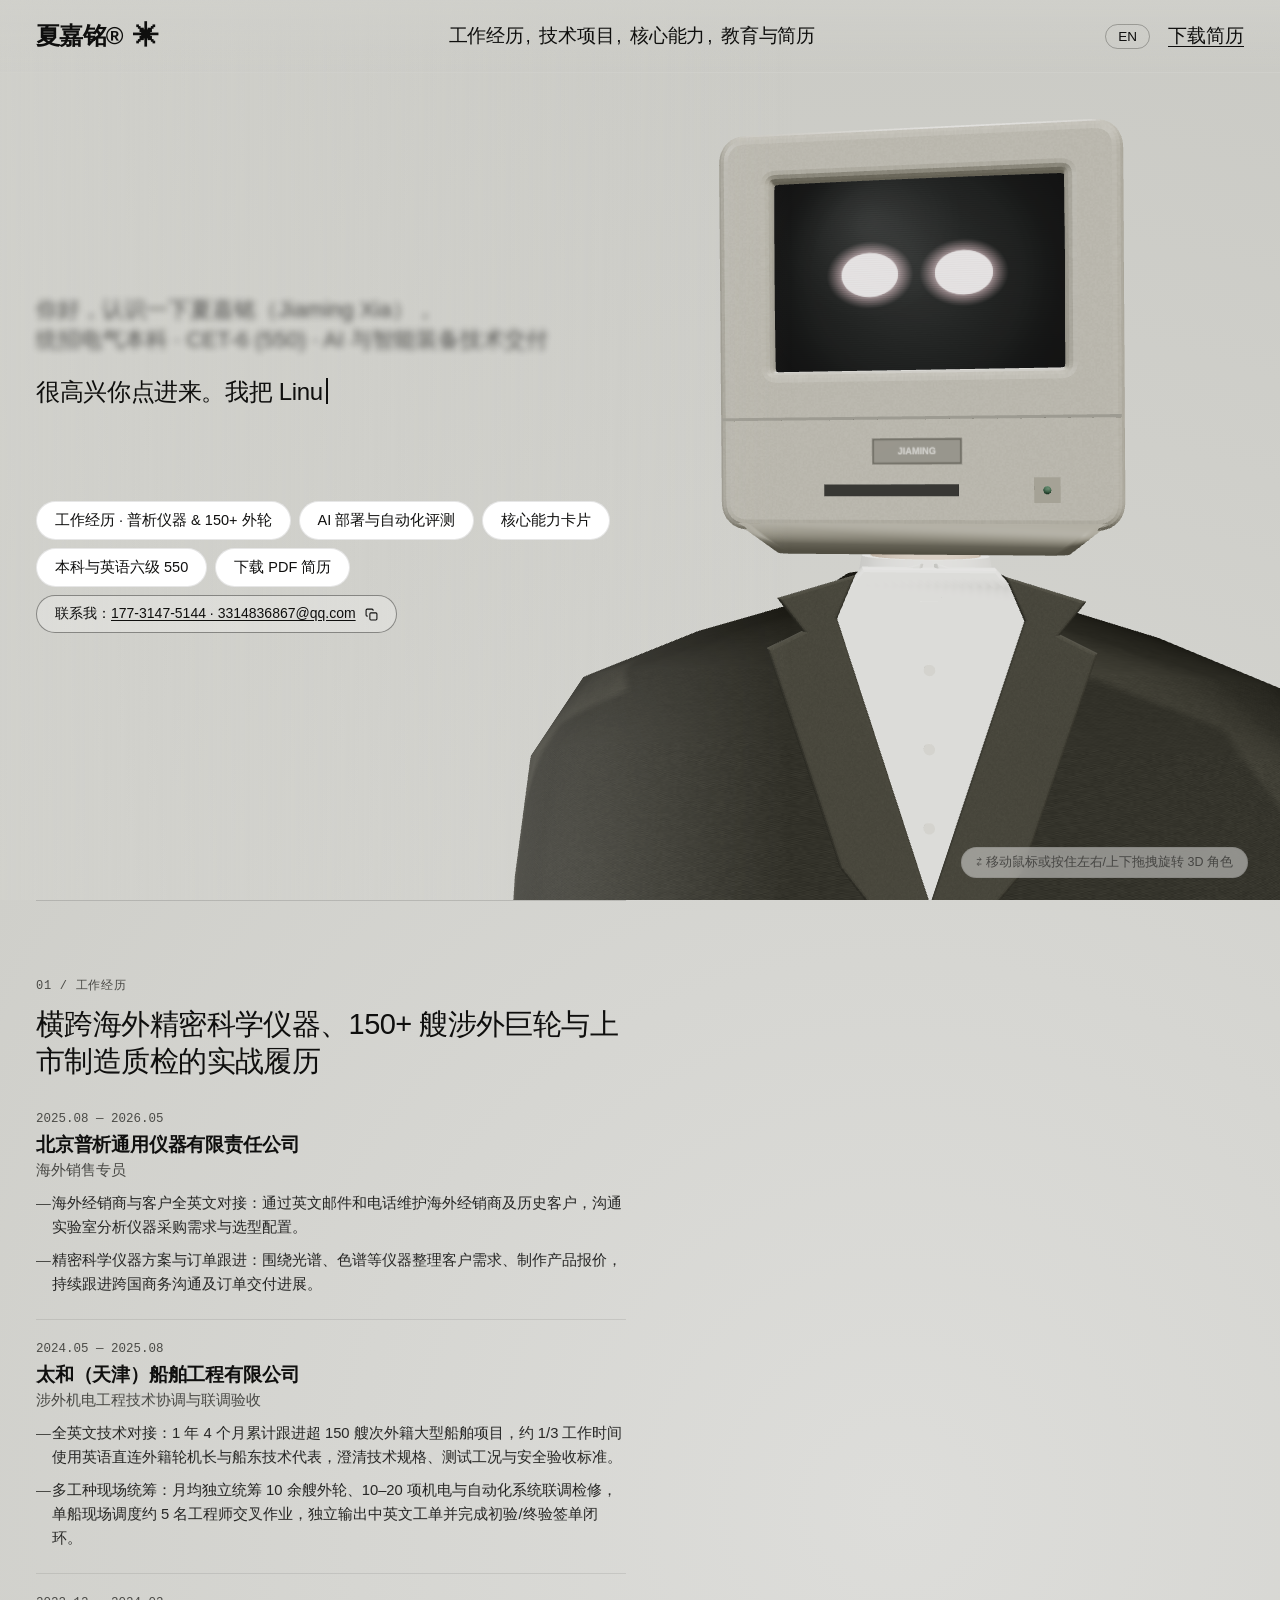
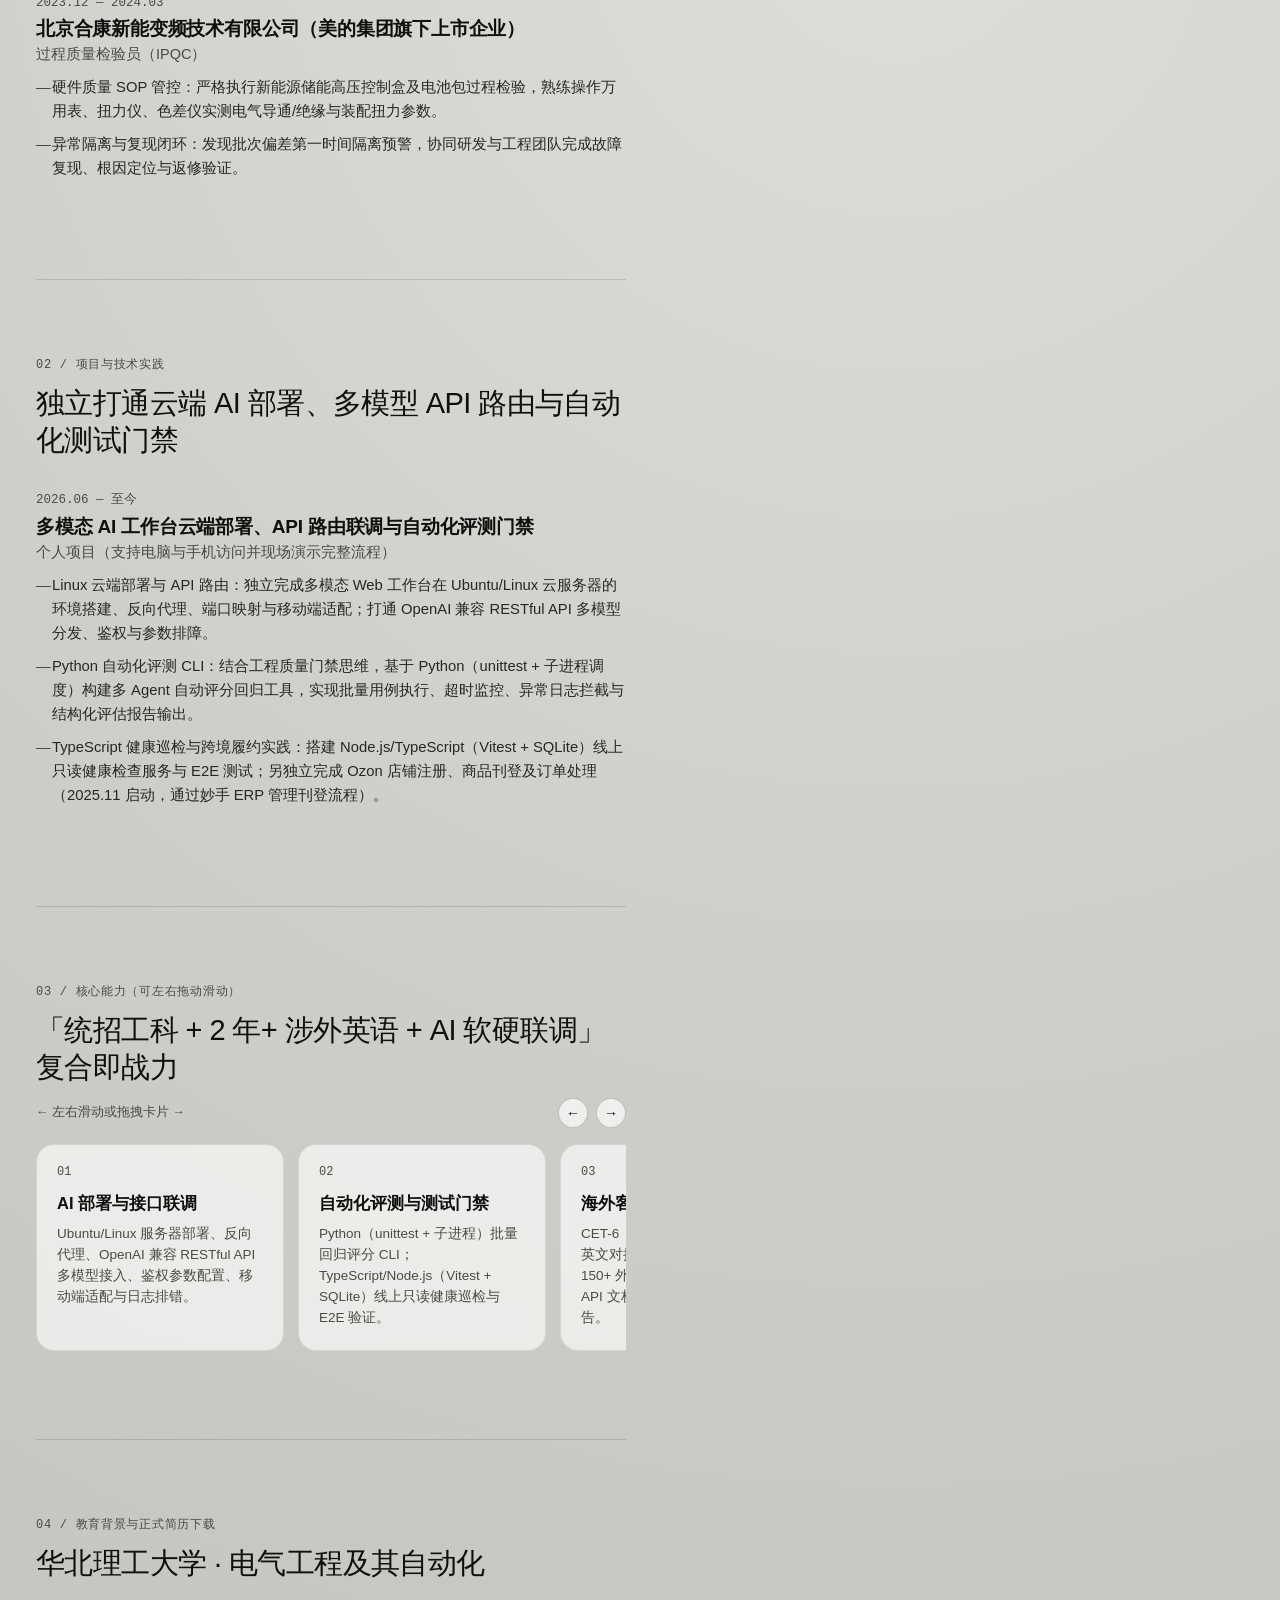
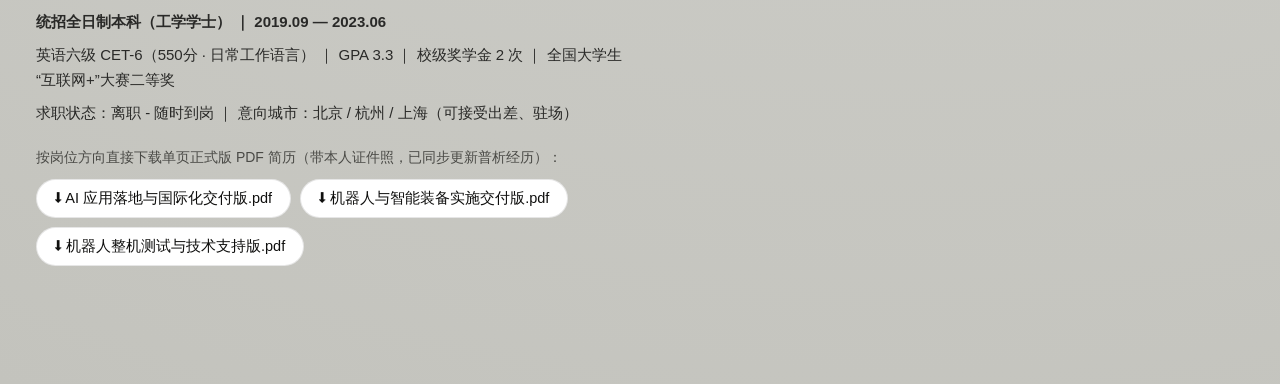
<file: resume/index.html>
<!DOCTYPE html>
<html lang="zh-CN">
<head>
  <meta charset="UTF-8" />
  <meta name="viewport" content="width=device-width, initial-scale=1.0" />
  <title>夏嘉铭® · Jiaming Xia — Interactive 3D Resume</title>
  <link rel="icon" type="image/svg+xml" href="data:image/svg+xml,%3Csvg xmlns='http://www.w3.org/2000/svg' viewBox='0 0 64 64'%3E%3Crect width='64' height='64' rx='14' fill='%230f0f0e'/%3E%3Ctext x='50%25' y='56%25' text-anchor='middle' dominant-baseline='middle' font-size='40' fill='%23f2f2ee'%3E%E2%9C%B3%3C/text%3E%3C/svg%3E" />
  <link rel="stylesheet" href="css/styles.css" />
</head>
<body>
  <!-- Fixed Studio-Gray Interactive 3D CRT Engineer Stage -->
  <canvas id="webgl-stage"></canvas>
  <div class="studio-veil"></div>

  <!-- Minimalist Top Navbar (Mainframe® Style) -->
  <header class="top-nav">
    <a class="brand-wrap" href="#sec-hero">
      <span id="brand-text">夏嘉铭®</span>
      <span id="brand-asterisk" class="brand-asterisk">✳︎</span>
    </a>

    <nav id="nav-center" class="nav-center" aria-label="简历导航"></nav>

    <div class="nav-right">
      <button id="lang-switch" class="lang-switch" type="button">EN</button>
      <a id="cta-right" class="cta-underline" href="#sec-edu">下载简历</a>
    </div>
  </header>

  <div id="drag-hint" class="drag-hint-pill">⇄ 移动鼠标或按住左右/上下拖拽旋转 3D 角色</div>

  <!-- Left-Aligned Editorial Flow -->
  <main class="editorial-flow">
    <section id="sec-hero" class="flow-section hero-section">
      <div id="blurred-intro" class="blurred-intro"></div>
      <p id="typewriter-line" class="typewriter-line"></p>
      <div id="pill-cluster" class="pill-cluster"></div>
    </section>

    <section id="sec-work" class="flow-section content-section"></section>
    <section id="sec-projects" class="flow-section content-section"></section>
    <section id="sec-skills" class="flow-section content-section"></section>
    <section id="sec-edu" class="flow-section content-section"></section>
  </main>

  <script src="vendor/three.min.js"></script>
  <script src="js/resume-data.js"></script>
  <script src="js/scene3d.js"></script>
  <script src="js/app.js"></script>
</body>
</html>
</file>
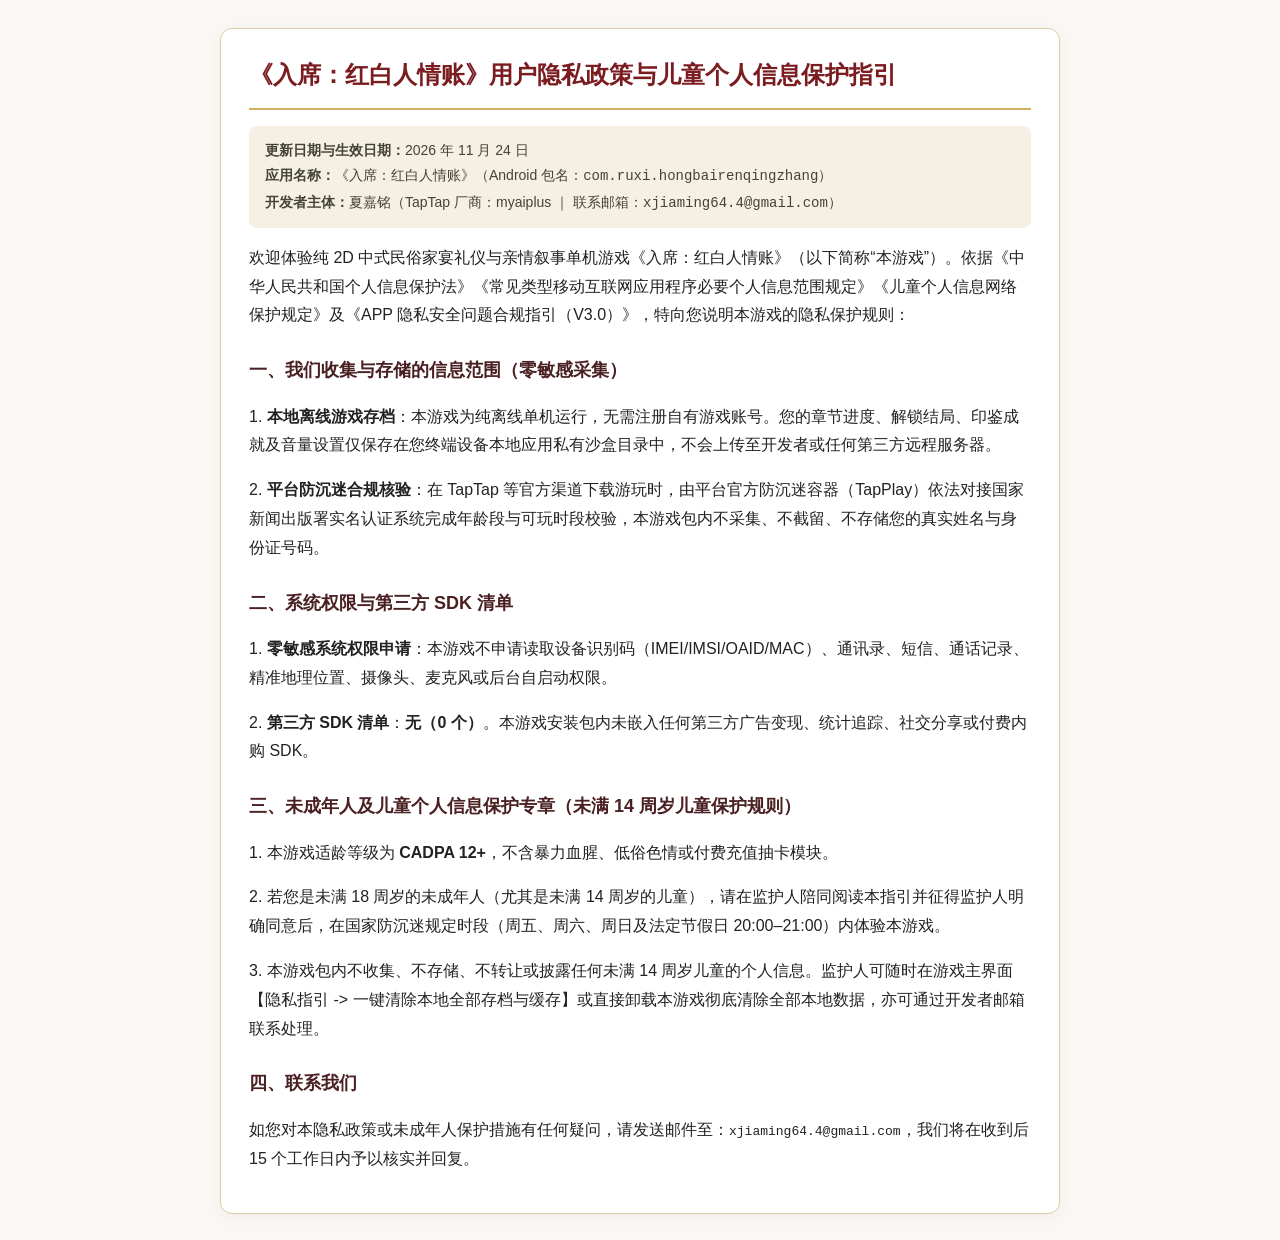
<file: privacy_ruxi.html>
<!DOCTYPE html>
<html lang="zh-CN">
<head>
<meta charset="utf-8">
<meta name="viewport" content="width=device-width,initial-scale=1">
<title>《入席：红白人情账》用户隐私政策与儿童个人信息保护指引</title>
<style>
body{font-family:-apple-system,BlinkMacSystemFont,"PingFang SC","Microsoft YaHei",sans-serif;max-width:840px;margin:28px auto;padding:0 20px;line-height:1.8;color:#222;background:#faf8f5}
.card{background:#fff;border:1px solid #dccaa4;border-radius:12px;padding:24px 28px;box-shadow:0 4px 18px rgba(0,0,0,0.04)}
h1{color:#7a1c20;font-size:24px;border-bottom:2px solid #d4ae64;padding-bottom:12px;margin-top:0}
h2{color:#4a2022;font-size:18px;margin-top:24px}
.meta{background:#f5efe4;border-radius:8px;padding:12px 16px;font-size:14px;color:#443}
</style>
</head>
<body>
<div class="card">
  <h1>《入席：红白人情账》用户隐私政策与儿童个人信息保护指引</h1>
  <div class="meta">
    <strong>更新日期与生效日期：</strong>2026 年 11 月 24 日<br>
    <strong>应用名称：</strong>《入席：红白人情账》（Android 包名：<code>com.ruxi.hongbairenqingzhang</code>）<br>
    <strong>开发者主体：</strong>夏嘉铭（TapTap 厂商：myaiplus ｜ 联系邮箱：<code>xjiaming64.4@gmail.com</code>）
  </div>
  <p>欢迎体验纯 2D 中式民俗家宴礼仪与亲情叙事单机游戏《入席：红白人情账》（以下简称“本游戏”）。依据《中华人民共和国个人信息保护法》《常见类型移动互联网应用程序必要个人信息范围规定》《儿童个人信息网络保护规定》及《APP 隐私安全问题合规指引（V3.0）》，特向您说明本游戏的隐私保护规则：</p>
  <h2>一、我们收集与存储的信息范围（零敏感采集）</h2>
  <p>1. <strong>本地离线游戏存档</strong>：本游戏为纯离线单机运行，无需注册自有游戏账号。您的章节进度、解锁结局、印鉴成就及音量设置仅保存在您终端设备本地应用私有沙盒目录中，不会上传至开发者或任何第三方远程服务器。</p>
  <p>2. <strong>平台防沉迷合规核验</strong>：在 TapTap 等官方渠道下载游玩时，由平台官方防沉迷容器（TapPlay）依法对接国家新闻出版署实名认证系统完成年龄段与可玩时段校验，本游戏包内不采集、不截留、不存储您的真实姓名与身份证号码。</p>
  <h2>二、系统权限与第三方 SDK 清单</h2>
  <p>1. <strong>零敏感系统权限申请</strong>：本游戏不申请读取设备识别码（IMEI/IMSI/OAID/MAC）、通讯录、短信、通话记录、精准地理位置、摄像头、麦克风或后台自启动权限。</p>
  <p>2. <strong>第三方 SDK 清单</strong>：<strong>无（0 个）</strong>。本游戏安装包内未嵌入任何第三方广告变现、统计追踪、社交分享或付费内购 SDK。</p>
  <h2>三、未成年人及儿童个人信息保护专章（未满 14 周岁儿童保护规则）</h2>
  <p>1. 本游戏适龄等级为 <strong>CADPA 12+</strong>，不含暴力血腥、低俗色情或付费充值抽卡模块。</p>
  <p>2. 若您是未满 18 周岁的未成年人（尤其是未满 14 周岁的儿童），请在监护人陪同阅读本指引并征得监护人明确同意后，在国家防沉迷规定时段（周五、周六、周日及法定节假日 20:00–21:00）内体验本游戏。</p>
  <p>3. 本游戏包内不收集、不存储、不转让或披露任何未满 14 周岁儿童的个人信息。监护人可随时在游戏主界面【隐私指引 -> 一键清除本地全部存档与缓存】或直接卸载本游戏彻底清除全部本地数据，亦可通过开发者邮箱联系处理。</p>
  <h2>四、联系我们</h2>
  <p>如您对本隐私政策或未成年人保护措施有任何疑问，请发送邮件至：<code>xjiaming64.4@gmail.com</code>，我们将在收到后 15 个工作日内予以核实并回复。</p>
</div>
</body>
</html>
</file>
<file: resume/css/styles.css>
:root {
  --bg-studio: #d5d5d0;
  --ink: #0f0f0e;
  --ink-soft: #4a4a46;
  --ink-faint: rgba(15, 15, 14, 0.14);
  --pill-white: #ffffff;
  --font-sans: "Helvetica Neue", "Inter", "PingFang SC", "Microsoft YaHei", Arial, sans-serif;
  --font-mono: "SFMono-Regular", Consolas, "Liberation Mono", monospace;
}

* {
  box-sizing: border-box;
  margin: 0;
  padding: 0;
}

html {
  scroll-behavior: smooth;
  background: var(--bg-studio);
}

body {
  min-height: 100vh;
  background:
    radial-gradient(circle at 70% 42%, #ddddda 0%, #cfcfca 48%, #c3c3bd 100%);
  color: var(--ink);
  font-family: var(--font-sans);
  -webkit-font-smoothing: antialiased;
  overflow-x: hidden;
}

/* Fixed Fullscreen Studio 3D Stage (Anchored to Right 70% like Mainframe®) */
#webgl-stage {
  position: fixed;
  inset: 0;
  width: 100vw;
  height: 100vh;
  z-index: 0;
  cursor: grab;
}

#webgl-stage:active {
  cursor: grabbing;
}

/* Subtle left studio readability veil on smaller laptops without breaking flat studio gray */
.studio-veil {
  position: fixed;
  inset: 0;
  z-index: 1;
  pointer-events: none;
  background: linear-gradient(90deg, rgba(210, 210, 205, 0.72) 0%, rgba(210, 210, 205, 0.24) 44%, rgba(210, 210, 205, 0) 62%);
}

/* Minimalist Fixed Top Navbar (1:1 Mainframe® Layout) */
.top-nav {
  position: fixed;
  top: 0;
  left: 0;
  right: 0;
  z-index: 20;
  display: flex;
  align-items: center;
  justify-content: space-between;
  padding: 20px 36px;
  background: linear-gradient(180deg, rgba(208, 208, 203, 0.85) 0%, rgba(208, 208, 203, 0) 100%);
  transition: background-color 0.25s ease, backdrop-filter 0.25s ease, border-color 0.25s ease;
  border-bottom: 1px solid transparent;
}

.top-nav.is-scrolled {
  background: rgba(212, 212, 207, 0.88);
  backdrop-filter: blur(12px);
  -webkit-backdrop-filter: blur(12px);
  border-bottom-color: rgba(15, 15, 14, 0.08);
}

.brand-wrap {
  display: inline-flex;
  align-items: center;
  gap: 10px;
  text-decoration: none;
  color: var(--ink);
  font-size: 24px;
  font-weight: 600;
  letter-spacing: -0.03em;
}

.brand-asterisk {
  display: inline-block;
  font-size: 26px;
  line-height: 1;
  user-select: none;
  transition: transform 0.25s ease-out;
}

.nav-center {
  display: flex;
  align-items: center;
  flex-wrap: wrap;
  gap: 2px;
  font-size: 19px;
  font-weight: 400;
  letter-spacing: -0.015em;
}

.nav-link {
  color: var(--ink);
  text-decoration: none;
  transition: opacity 0.2s ease;
}

.nav-link:hover {
  opacity: 0.52;
}

.nav-comma {
  margin-right: 7px;
  color: var(--ink);
}

.nav-right {
  display: flex;
  align-items: center;
  gap: 18px;
}

.lang-switch {
  border: 1px solid rgba(15, 15, 14, 0.28);
  background: transparent;
  color: var(--ink);
  border-radius: 999px;
  padding: 4px 12px;
  font-size: 13.5px;
  font-weight: 500;
  cursor: pointer;
  transition: all 0.2s ease;
  font-family: inherit;
}

.lang-switch:hover {
  background: var(--ink);
  color: #fff;
  border-color: var(--ink);
}

.cta-underline {
  color: var(--ink);
  font-size: 19px;
  text-decoration: underline;
  text-underline-offset: 4px;
  transition: opacity 0.2s ease;
}

.cta-underline:hover {
  opacity: 0.55;
}

/* Subtle Bottom-Right 3D Drag Hint */
.drag-hint-pill {
  position: fixed;
  right: 32px;
  bottom: 22px;
  z-index: 15;
  pointer-events: none;
  font-size: 12.5px;
  color: rgba(15, 15, 14, 0.58);
  background: rgba(255, 255, 255, 0.46);
  backdrop-filter: blur(8px);
  padding: 6px 14px;
  border-radius: 999px;
  border: 1px solid rgba(15, 15, 14, 0.08);
}

/* Left-Aligned Content Column (Pointer-Selective so Right Half Drags 3D Freely!) */
.editorial-flow {
  position: relative;
  z-index: 5;
  width: 100%;
  max-width: 1440px;
  margin: 0 auto;
  padding: 0 36px;
  pointer-events: none;
}

.flow-section {
  pointer-events: auto;
  max-width: 590px;
}

/* HERO SECTION (100vh, Exact Mainframe® Proportions) */
.hero-section {
  min-height: 100vh;
  display: flex;
  flex-direction: column;
  justify-content: center;
  padding-top: 64px;
  padding-bottom: 36px;
}

.blurred-intro {
  font-size: clamp(17.5px, 1.8vw, 22px);
  line-height: 1.38;
  font-weight: 400;
  color: var(--ink);
  filter: blur(3.2px);
  opacity: 0.68;
  user-select: none;
  pointer-events: none;
  margin-bottom: 20px;
  transition: filter 0.35s ease, opacity 0.35s ease;
}

.hero-section:hover .blurred-intro {
  filter: blur(1.4px);
  opacity: 0.84;
}

.typewriter-line {
  font-size: clamp(18.5px, 2.02vw, 24px);
  line-height: 1.42;
  font-weight: 400;
  letter-spacing: -0.015em;
  color: var(--ink);
  min-height: 102px;
  margin-bottom: 24px;
}

.tw-cursor {
  display: inline-block;
  width: 2px;
  height: 1.08em;
  background: var(--ink);
  vertical-align: -0.15em;
  margin-left: 3px;
  animation: blinkCursor 0.95s step-end infinite;
}

@keyframes blinkCursor {
  0%, 100% { opacity: 1; }
  50% { opacity: 0; }
}

/* Action Pill Buttons (1:1 Mainframe® White Pills + Outline Copy Pill) */
.pill-cluster {
  display: flex;
  flex-wrap: wrap;
  gap: 8px;
  opacity: 0;
  transform: translateY(8px);
  animation: pillFadeUp 0.45s ease 0.25s forwards;
}

@keyframes pillFadeUp {
  to {
    opacity: 1;
    transform: translateY(0);
  }
}

.action-pill {
  display: inline-flex;
  align-items: center;
  justify-content: center;
  gap: 7px;
  background: var(--pill-white);
  color: var(--ink);
  border: 1px solid rgba(15, 15, 14, 0.1);
  border-radius: 999px;
  font-size: 14.5px;
  font-weight: 450;
  padding: 9px 18px;
  cursor: pointer;
  text-decoration: none;
  white-space: nowrap;
  transition: background-color 0.2s ease, color 0.2s ease, transform 0.16s ease;
  font-family: inherit;
}

.action-pill:hover {
  background: var(--ink);
  color: #ffffff;
  transform: translateY(-1px);
}

.outline-copy-pill {
  display: inline-flex;
  align-items: center;
  gap: 9px;
  background: rgba(255, 255, 255, 0.26);
  color: var(--ink);
  border: 1px solid rgba(15, 15, 14, 0.42);
  border-radius: 999px;
  font-size: 14px;
  padding: 9px 18px;
  cursor: pointer;
  white-space: nowrap;
  transition: all 0.2s ease;
  font-family: inherit;
}

.outline-copy-pill:hover {
  background: var(--ink);
  color: #ffffff;
  border-color: var(--ink);
}

.copy-underline {
  text-decoration: underline;
  text-underline-offset: 2px;
}

/* CONTENT SECTIONS (Minimalist Swiss Editorial Rhythm) */
.content-section {
  padding: 76px 0;
  border-top: 1px solid var(--ink-faint);
}

.sec-kicker {
  font-family: var(--font-mono);
  font-size: 12px;
  letter-spacing: 0.06em;
  text-transform: uppercase;
  color: var(--ink-soft);
  margin-bottom: 12px;
}

.sec-heading {
  font-size: clamp(22px, 2.3vw, 29px);
  line-height: 1.28;
  font-weight: 500;
  letter-spacing: -0.02em;
  margin-bottom: 28px;
}

.entry-block {
  padding: 22px 0;
  border-top: 1px solid rgba(15, 15, 14, 0.09);
}

.entry-block:first-of-type {
  border-top: none;
  padding-top: 4px;
}

.entry-meta {
  font-family: var(--font-mono);
  font-size: 12.5px;
  color: var(--ink-soft);
  margin-bottom: 6px;
}

.entry-org {
  font-size: 19px;
  font-weight: 600;
  letter-spacing: -0.01em;
}

.entry-role {
  font-size: 14.5px;
  color: var(--ink-soft);
  margin: 3px 0 12px;
}

.entry-bullets {
  list-style: none;
  display: flex;
  flex-direction: column;
  gap: 9px;
}

.entry-bullets li {
  position: relative;
  padding-left: 16px;
  font-size: 14.8px;
  line-height: 1.62;
  color: rgba(15, 15, 14, 0.88);
}

.entry-bullets li::before {
  content: "—";
  position: absolute;
  left: 0;
  color: var(--ink-soft);
}

/* Horizontal Swipeable Capability Cards ("左右滑动") */
.swipe-header-row {
  display: flex;
  justify-content: space-between;
  align-items: center;
  gap: 12px;
  margin-bottom: 12px;
}

.swipe-controls {
  display: flex;
  align-items: center;
  justify-content: space-between;
  margin: 8px 0 16px;
}

.swipe-hint {
  font-size: 12.5px;
  color: var(--ink-soft);
}

.swipe-arrows {
  display: inline-flex;
  gap: 8px;
}

.swipe-arrow-btn {
  width: 30px;
  height: 30px;
  border-radius: 999px;
  border: 1px solid rgba(15, 15, 14, 0.22);
  background: rgba(255, 255, 255, 0.68);
  color: var(--ink);
  font-size: 14px;
  line-height: 1;
  cursor: pointer;
  display: inline-flex;
  align-items: center;
  justify-content: center;
  transition: background-color 0.2s ease, color 0.2s ease, border-color 0.2s ease;
}

.swipe-arrow-btn:hover {
  background: var(--ink);
  color: #ffffff;
  border-color: var(--ink);
}

.skills-carousel {
  display: flex;
  gap: 14px;
  overflow-x: auto;
  padding-bottom: 12px;
  cursor: grab;
  scroll-snap-type: x mandatory;
  scroll-behavior: smooth;
  scrollbar-width: thin;
}

.skills-carousel.is-dragging {
  scroll-snap-type: none;
  scroll-behavior: auto;
  cursor: grabbing;
}

.skills-carousel:active {
  cursor: grabbing;
}

.skills-carousel::-webkit-scrollbar {
  height: 4px;
}

.skills-carousel::-webkit-scrollbar-thumb {
  background: rgba(15, 15, 14, 0.22);
  border-radius: 999px;
}

.skill-card {
  flex: 0 0 248px;
  scroll-snap-align: start;
  background: rgba(255, 255, 255, 0.62);
  border: 1px solid rgba(15, 15, 14, 0.1);
  border-radius: 18px;
  padding: 20px 20px 22px;
  backdrop-filter: blur(6px);
  user-select: none;
  transition: background-color 0.2s ease, transform 0.2s ease;
}

.skill-card:hover {
  background: #ffffff;
  transform: translateY(-2px);
}

.skill-num {
  font-family: var(--font-mono);
  font-size: 12px;
  color: var(--ink-soft);
  margin-bottom: 14px;
}

.skill-title {
  font-size: 16.5px;
  font-weight: 600;
  margin-bottom: 8px;
}

.skill-desc {
  font-size: 13.5px;
  line-height: 1.56;
  color: var(--ink-soft);
}

/* Education & PDF Download Footer Section */
.edu-detail {
  font-size: 15px;
  line-height: 1.65;
  color: rgba(15, 15, 14, 0.86);
  margin-bottom: 8px;
}

.pdf-prompt {
  margin-top: 24px;
  margin-bottom: 12px;
  font-size: 14px;
  font-weight: 500;
  color: var(--ink-soft);
}

.pdf-pill-list {
  display: flex;
  flex-wrap: wrap;
  gap: 9px;
  margin-bottom: 42px;
}

@media (max-width: 960px) {
  .top-nav {
    padding: 16px 20px;
  }
  .nav-center {
    display: none;
  }
  .editorial-flow {
    padding: 0 20px;
  }
  .hero-section {
    justify-content: flex-end;
    padding-bottom: 44px;
  }
  .studio-veil {
    background: linear-gradient(180deg, rgba(213, 213, 208, 0) 0%, rgba(213, 213, 208, 0) 36%, rgba(213, 213, 208, 0.88) 58%, rgba(213, 213, 208, 0.96) 100%);
  }
  .drag-hint-pill {
    display: none;
  }
}
</file>
